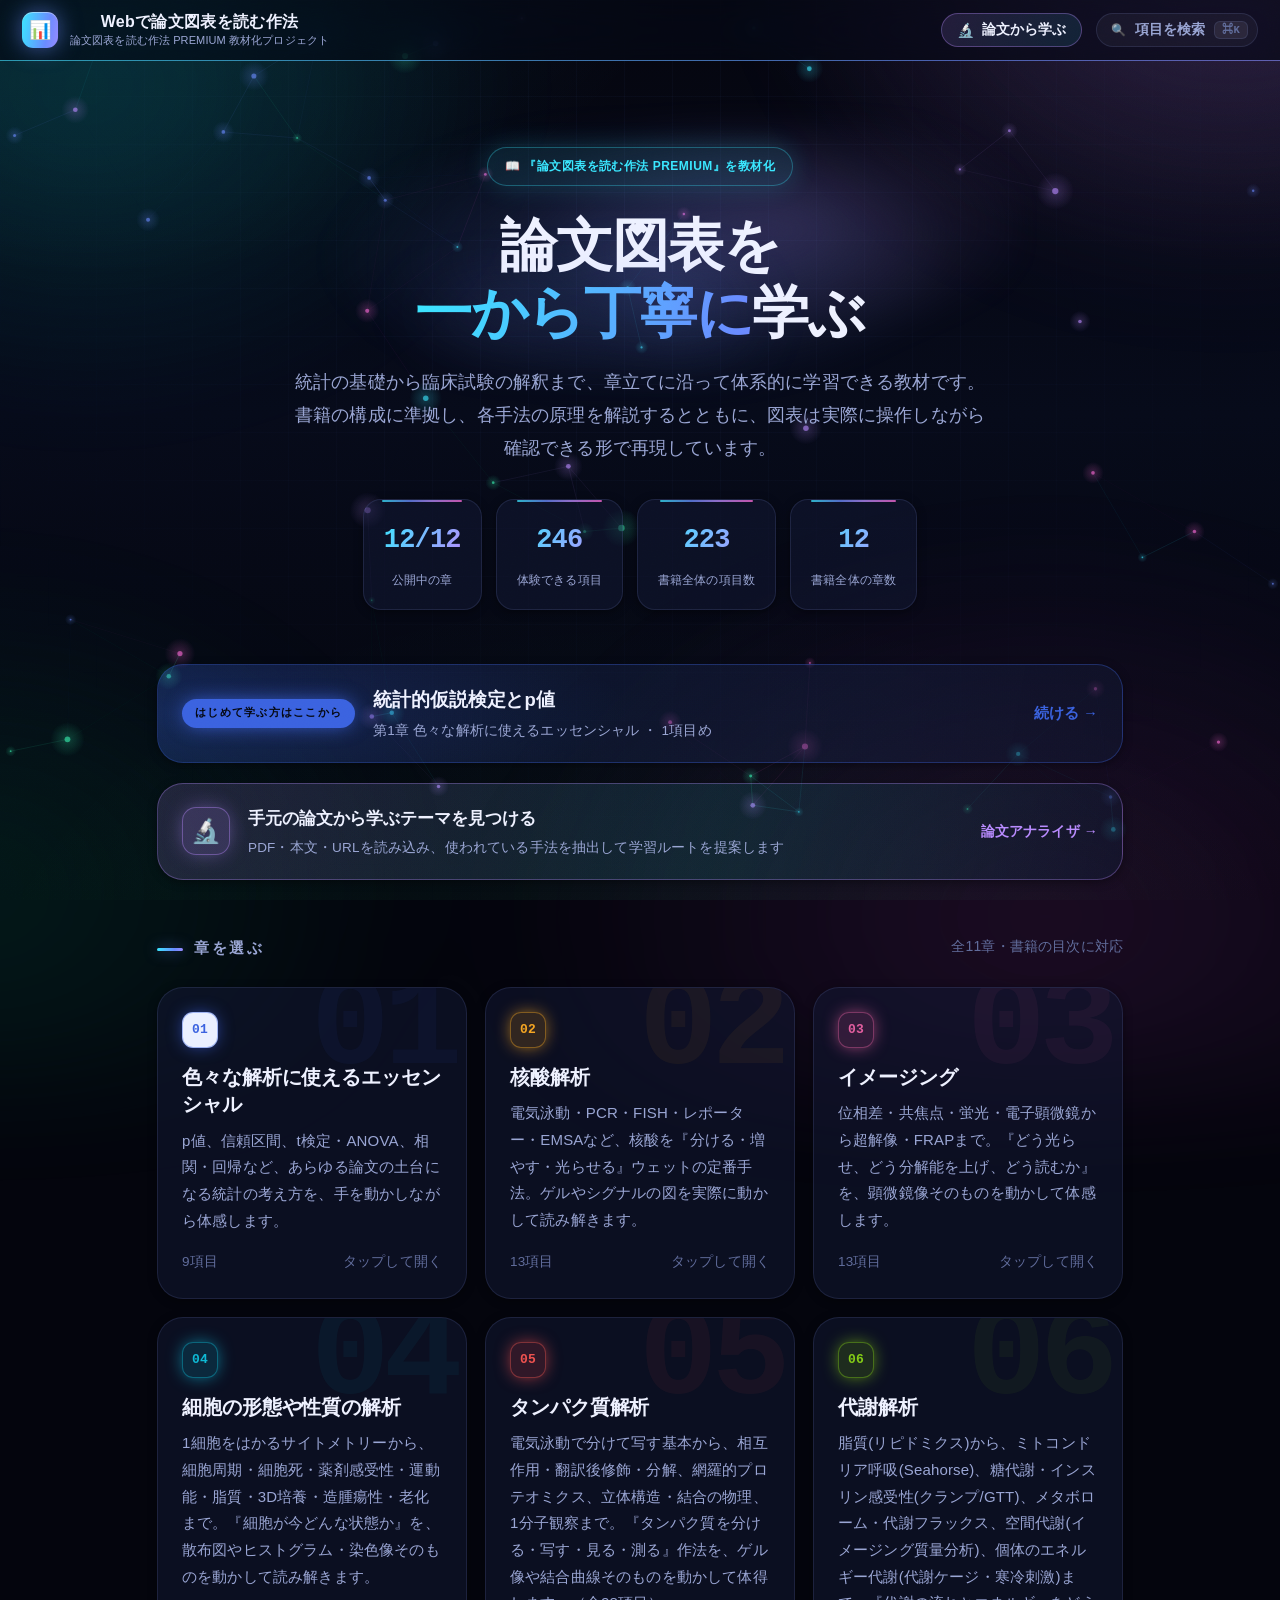
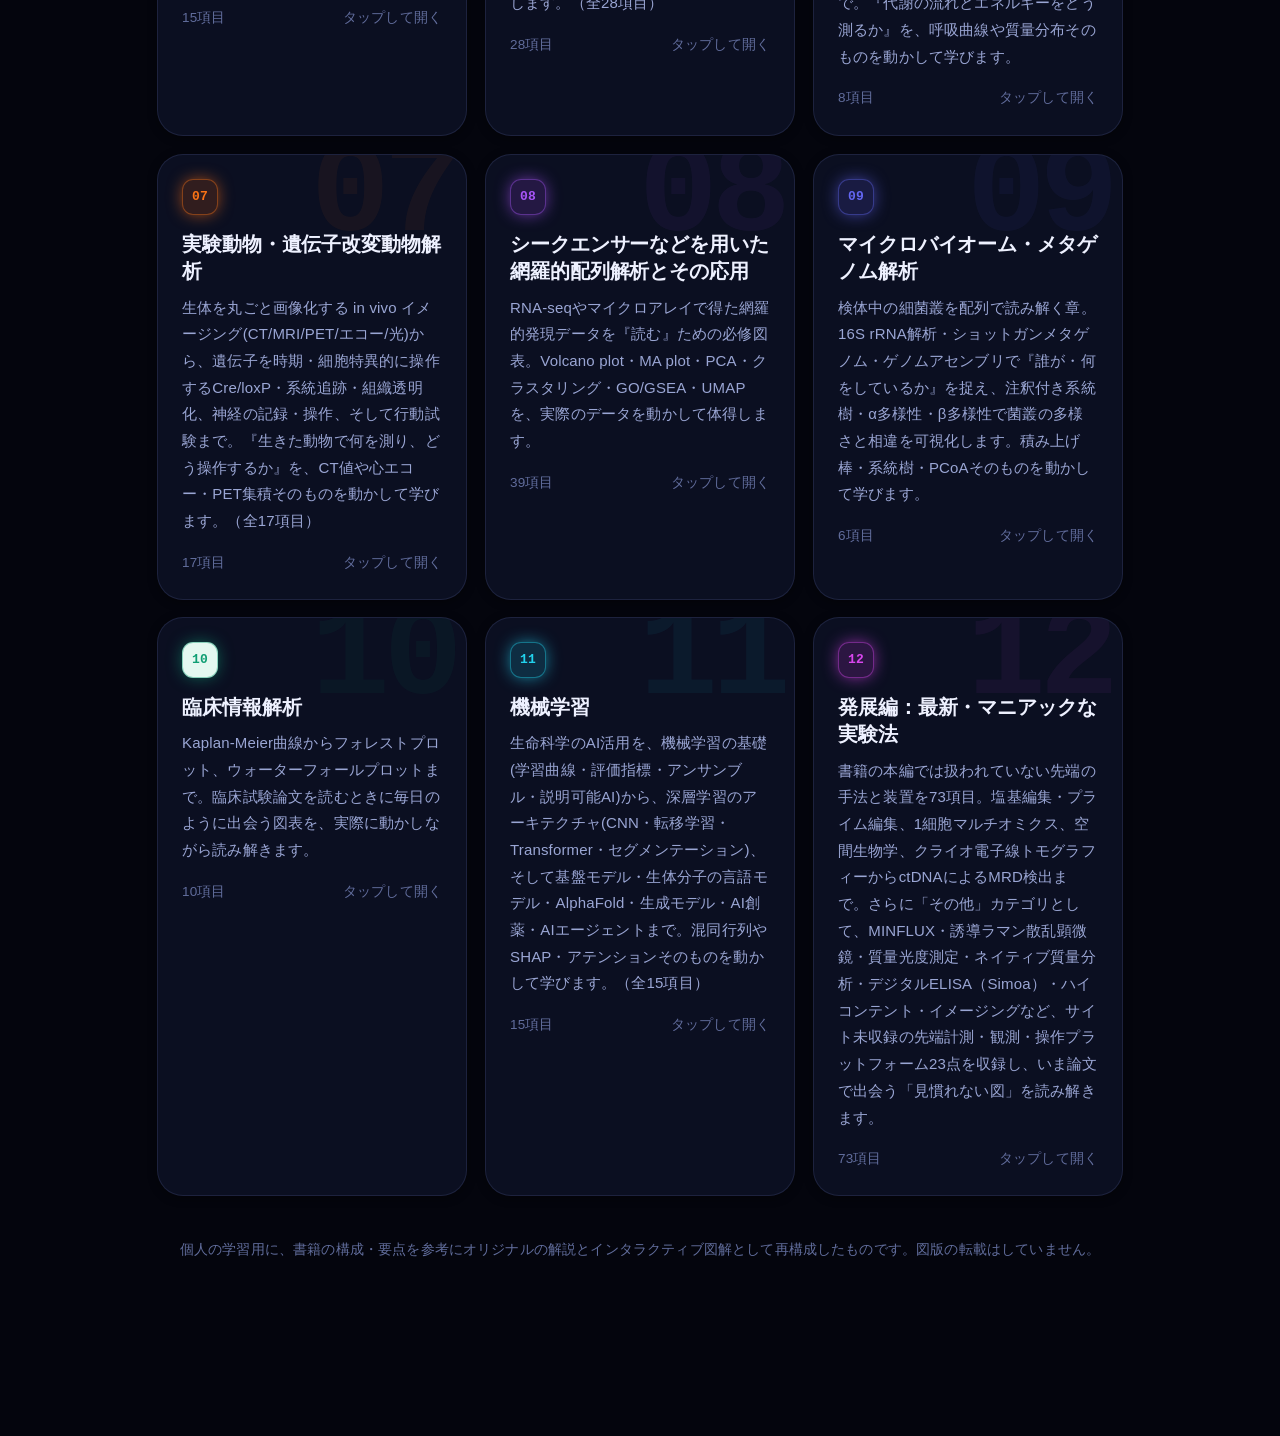
<file: gakushu/index.html>
<!doctype html>
<html lang="ja">
<head>
<meta charset="UTF-8" />
<meta name="viewport" content="width=device-width, initial-scale=1, viewport-fit=cover" />
<title>Webで論文図表を読む作法 | 論文図表を読む作法PREMIUMで学ぶ</title>
<meta name="description" content="『論文図表を読む作法PREMIUM』の構成にならい、統計・臨床データ解析の図表を触って学べるインタラクティブ学習サイト" />
<meta name="robots" content="noindex, nofollow, noarchive" />
<meta name="theme-color" content="#060912" />
<link rel="icon" href="data:image/svg+xml,%3Csvg xmlns='http://www.w3.org/2000/svg' viewBox='0 0 100 100'%3E%3Ctext y='.9em' font-size='90'%3E%F0%9F%93%8A%3C/text%3E%3C/svg%3E" />
<link rel="stylesheet" href="css/style.css" />
</head>
<body>
<div class="fx-aurora" aria-hidden="true"></div>
<canvas id="bg-canvas" aria-hidden="true"></canvas>
<div class="fx-grain" aria-hidden="true"></div>
<div class="app-shell">
  <header class="topbar">
    <button class="brand" onclick="location.hash='#/'">
      <span class="mark">📊</span>
      <span>Webで論文図表を読む作法<small>論文図表を読む作法 PREMIUM 教材化プロジェクト</small></span>
    </button>
    <div class="topbar-spacer"></div>
    <button class="analyze-btn" onclick="window.APP.openAnalyzer()" aria-label="論文から学ぶ">
      <span class="a-ico" aria-hidden="true">🔬</span>
      <span class="a-label">論文から学ぶ</span>
    </button>
    <button class="search-btn" onclick="window.APP.openSearch()" aria-label="項目を検索">
      <span class="s-ico" aria-hidden="true">🔍</span>
      <span class="s-label">項目を検索</span>
      <kbd class="s-kbd">⌘K</kbd>
    </button>
    <div class="progress-chip" id="topbarProgress"></div>
  </header>
  <main><div id="app"></div></main>
</div>

<script src="js/background.js"></script>
<script src="js/charts.js"></script>
<script src="data/index.js"></script>
<script src="data/ch01.js"></script>
<script src="data/ch02.js"></script>
<script src="data/ch03.js"></script>
<script src="data/ch04.js"></script>
<script src="data/ch05.js"></script>
<script src="data/ch06.js"></script>
<script src="data/ch07.js"></script>
<script src="data/ch08.js"></script>
<script src="data/ch09.js"></script>
<script src="data/ch10.js"></script>
<script src="data/ch11.js"></script>
<script src="data/ch12.js"></script>
<script src="data/ch12-p1.js"></script>
<script src="data/ch12-p2.js"></script>
<script src="data/ch12-p3.js"></script>
<script src="data/ch12-p4.js"></script>
<script src="data/ch12-p5.js"></script>
<script src="data/ch12-p6.js"></script>
<script src="data/explore.js"></script>
<script src="data/explore-ch12.js"></script>
<script src="data/explore-ch12b.js"></script>
<script src="data/deep-ch01.js"></script>
<script src="data/deep-ch02.js"></script>
<script src="data/deep-ch03.js"></script>
<script src="data/deep-ch04.js"></script>
<script src="data/deep-ch05.js"></script>
<script src="data/deep-ch05b.js"></script>
<script src="data/deep-ch06.js"></script>
<script src="data/deep-ch07.js"></script>
<script src="data/deep-ch08.js"></script>
<script src="data/deep-ch08b.js"></script>
<script src="data/deep-ch09.js"></script>
<script src="data/deep-ch10.js"></script>
<script src="data/deep-ch11.js"></script>
<script src="data/deep-ch12-1.js"></script>
<script src="data/deep-ch12-2.js"></script>
<script src="data/deep-ch12-3.js"></script>
<script src="data/deep-ch12-4.js"></script>
<script src="data/deep-ch12-5.js"></script>
<script src="data/deep-ch12-6.js"></script>
<script src="data/papers-ch01.js"></script>
<script src="data/papers-ch02.js"></script>
<script src="data/papers-ch03.js"></script>
<script src="data/papers-ch04.js"></script>
<script src="data/papers-ch05.js"></script>
<script src="data/papers-ch06.js"></script>
<script src="data/papers-ch07.js"></script>
<script src="data/papers-ch08a.js"></script>
<script src="data/papers-ch08b.js"></script>
<script src="data/papers-ch09.js"></script>
<script src="data/papers-ch10.js"></script>
<script src="data/papers-ch11.js"></script>
<script src="data/papers-ch12.js"></script>
<script src="data/papers-ch12c.js"></script>
<script src="data/protocols-ch01.js"></script>
<script src="data/protocols-ch02.js"></script>
<script src="data/protocols-ch03.js"></script>
<script src="data/protocols-ch04.js"></script>
<script src="data/protocols-ch05.js"></script>
<script src="data/protocols-ch06.js"></script>
<script src="data/protocols-ch07.js"></script>
<script src="data/protocols-ch08a.js"></script>
<script src="data/protocols-ch08b.js"></script>
<script src="data/protocols-ch09.js"></script>
<script src="data/protocols-ch10.js"></script>
<script src="data/protocols-ch11.js"></script>
<script src="data/protocols-ch12a.js"></script>
<script src="data/protocols-ch12b.js"></script>
<script src="data/protocols-ch12c.js"></script>
<script src="data/creed-ch01.js"></script>
<script src="data/creed-ch02.js"></script>
<script src="data/creed-ch03.js"></script>
<script src="data/creed-ch04.js"></script>
<script src="data/creed-ch05.js"></script>
<script src="data/creed-ch06.js"></script>
<script src="data/creed-ch07.js"></script>
<script src="data/creed-ch08a.js"></script>
<script src="data/creed-ch08b.js"></script>
<script src="data/creed-ch09.js"></script>
<script src="data/creed-ch10.js"></script>
<script src="data/creed-ch11.js"></script>
<script src="data/creed-ch12a.js"></script>
<script src="data/creed-ch12b.js"></script>
<script src="data/creed-ch12c.js"></script>
<script src="data/methods-syn-a.js"></script>
<script src="data/methods-syn-b.js"></script>
<script src="data/methods-syn-c.js"></script>
<script src="data/methods-syn-d.js"></script>
<script src="data/methods-syn-e.js"></script>
<script src="data/methods-syn-f.js"></script>
<script src="js/widgets-core.js"></script>
<script src="js/widgets-ch01.js"></script>
<script src="js/widgets-ch02.js"></script>
<script src="js/widgets-ch03.js"></script>
<script src="js/widgets-ch04.js"></script>
<script src="js/widgets-ch05.js"></script>
<script src="js/widgets-ch06.js"></script>
<script src="js/widgets-ch07.js"></script>
<script src="js/widgets-ch08.js"></script>
<script src="js/widgets-ch09.js"></script>
<script src="js/widgets-ch10.js"></script>
<script src="js/widgets-ch11.js"></script>
<script src="js/widgets-ch12-1.js"></script>
<script src="js/widgets-ch12-2.js"></script>
<script src="js/widgets-ch12-3.js"></script>
<script src="js/widgets-ch12-4.js"></script>
<script src="js/widgets-ch12-5.js"></script>
<script src="js/widgets-ch12-6.js"></script>
<script src="js/widgets-ch12-7.js"></script>
<script src="js/app.js"></script>
</body>
</html>
</file>
<file: gakushu/css/style.css>
/* ==========================================================================
   図表作法ドージョー — "NEON AURORA / EDITORIAL" design system
   Deep-space glassmorphism, drifting aurora mesh, film grain, luminous accents.
   HARD RULE: charts live on the bright white .widget-stage — never darken it.
   ========================================================================== */

@property --angle { syntax: "<angle>"; initial-value: 0deg; inherits: false; }

:root {
  /* --- base ------------------------------------------------------------- */
  --bg: #04050d;
  --bg-2: #080b1a;
  --text: #eef1ff;
  --text-muted: #9aa6d4;
  --text-faint: #616d9c;

  --surface: rgba(19, 25, 51, 0.55);
  --surface-2: rgba(28, 37, 74, 0.62);
  --surface-solid: #10152b;
  --border: rgba(150, 172, 255, 0.13);
  --border-strong: rgba(168, 188, 255, 0.34);

  /* --- neon aurora spectrum -------------------------------------------- */
  --cyan: #3ae7ff;
  --blue: #6a8bff;
  --violet: #b98bff;
  --magenta: #ff6ad9;
  --emerald: #38f2b0;
  --amber: #ffcf6b;
  --spectrum: linear-gradient(100deg, #3ae7ff 0%, #6a8bff 34%, #b98bff 62%, #ff6ad9 100%);
  --spectrum-2: linear-gradient(120deg, #3ae7ff, #b98bff);
  --spectrum-3: linear-gradient(130deg, #6a8bff, #ff6ad9);

  /* chapter accent hooks (referenced by app.js inline styles) */
  --ch1: #6a8bff;  --ch1-soft: rgba(106, 139, 255, 0.16);
  --ch10: #38f2b0; --ch10-soft: rgba(56, 242, 176, 0.16);
  --locked: #7f8bb8; --locked-soft: rgba(127, 139, 184, 0.14);

  --accent: #ffcf6b; --accent-soft: rgba(255, 207, 107, 0.11);
  --danger: #ff6b8a; --danger-soft: rgba(255, 107, 138, 0.12);
  --success: #38f2b0; --success-soft: rgba(56, 242, 176, 0.13);

  /* bright data panel where charts live — DO NOT DARKEN */
  --stage: #f7faff;

  --radius-s: 12px;
  --radius-m: 18px;
  --radius-l: 26px;
  --shadow-s: 0 2px 10px rgba(0, 0, 0, 0.4);
  --shadow-m: 0 20px 50px rgba(0, 0, 0, 0.55), 0 3px 10px rgba(0, 0, 0, 0.4);
  --shadow-l: 0 34px 90px rgba(0, 0, 0, 0.66);
  --font-jp: "Hiragino Sans", "Hiragino Kaku Gothic ProN", "Yu Gothic", "Noto Sans JP",
    -apple-system, BlinkMacSystemFont, "Segoe UI", sans-serif;
  --font-mono: ui-monospace, SFMono-Regular, "SF Mono", Menlo, Consolas, monospace;
}

* { box-sizing: border-box; }
html, body { height: 100%; }
html { scroll-behavior: smooth; }
body {
  margin: 0;
  font-family: var(--font-jp);
  background: var(--bg);
  color: var(--text);
  line-height: 1.78;
  -webkit-font-smoothing: antialiased;
  letter-spacing: 0.01em;
  overflow-x: hidden;
}

/* base radial glow + vertical gradient (static) */
body::before {
  content: "";
  position: fixed; inset: 0; z-index: -4; pointer-events: none;
  background:
    radial-gradient(1000px 640px at 8% -12%, rgba(58, 231, 255, 0.10), transparent 60%),
    radial-gradient(900px 560px at 98% -8%, rgba(185, 139, 255, 0.11), transparent 60%),
    radial-gradient(1100px 760px at 50% 118%, rgba(56, 242, 176, 0.07), transparent 62%),
    linear-gradient(180deg, #05060f 0%, #070b1a 46%, #04050c 100%);
}
/* faint blueprint grid, fading toward edges */
body::after {
  content: "";
  position: fixed; inset: 0; z-index: -1; pointer-events: none;
  background-image:
    linear-gradient(rgba(120, 150, 235, 0.045) 1px, transparent 1px),
    linear-gradient(90deg, rgba(120, 150, 235, 0.045) 1px, transparent 1px);
  background-size: 48px 48px;
  -webkit-mask: radial-gradient(circle at 50% 24%, #000 0%, rgba(0,0,0,0.4) 52%, transparent 80%);
  mask: radial-gradient(circle at 50% 24%, #000 0%, rgba(0,0,0,0.4) 52%, transparent 80%);
}
#bg-canvas { position: fixed; inset: 0; z-index: -2; pointer-events: none; }

/* drifting aurora mesh */
.fx-aurora {
  position: fixed; inset: -22%; z-index: -3; pointer-events: none;
  filter: blur(64px) saturate(150%);
  opacity: 0.62;
  background:
    radial-gradient(38% 40% at 20% 22%, rgba(58, 231, 255, 0.24), transparent 62%),
    radial-gradient(42% 44% at 82% 12%, rgba(185, 139, 255, 0.26), transparent 62%),
    radial-gradient(48% 48% at 72% 86%, rgba(255, 106, 217, 0.17), transparent 64%),
    radial-gradient(40% 42% at 14% 84%, rgba(56, 242, 176, 0.15), transparent 62%);
  animation: auroraDrift 26s ease-in-out infinite alternate;
}
@keyframes auroraDrift {
  0%   { transform: translate3d(-2%, -1%, 0) scale(1.05) rotate(0deg); }
  100% { transform: translate3d(3%, 2%, 0) scale(1.16) rotate(9deg); }
}
/* fine film grain over everything (imperceptible on white charts) */
.fx-grain {
  position: fixed; inset: 0; z-index: 70; pointer-events: none;
  opacity: 0.04; mix-blend-mode: soft-light;
  background-image: url("data:image/svg+xml,%3Csvg xmlns='http://www.w3.org/2000/svg' width='140' height='140'%3E%3Cfilter id='n'%3E%3CfeTurbulence type='fractalNoise' baseFrequency='0.85' numOctaves='2' stitchTiles='stitch'/%3E%3C/filter%3E%3Crect width='100%25' height='100%25' filter='url(%23n)'/%3E%3C/svg%3E");
}

h1, h2, h3, h4 { line-height: 1.4; margin: 0 0 .5em; font-weight: 800; letter-spacing: 0.004em; }
p { margin: 0 0 1em; }
a { color: inherit; }
button { font-family: inherit; }
svg text { font-family: var(--font-jp); }
::selection { background: rgba(58, 231, 255, 0.3); color: #fff; }

.app-shell { min-height: 100%; display: flex; flex-direction: column; position: relative; z-index: 1; }

/* ---------------- top bar ---------------- */
.topbar {
  position: sticky; top: 0; z-index: 40;
  display: flex; align-items: center; gap: 14px;
  padding: 12px 22px;
  background: rgba(6, 9, 20, 0.68);
  backdrop-filter: blur(18px) saturate(150%);
  -webkit-backdrop-filter: blur(18px) saturate(150%);
  border-bottom: 1px solid var(--border);
}
.topbar::after {
  content: ""; position: absolute; left: 0; right: 0; bottom: -1px; height: 1px;
  background: var(--spectrum); opacity: .6;
  background-size: 220% 100%; animation: spectrumShift 9s ease-in-out infinite;
}
.topbar .brand {
  display: flex; align-items: center; gap: 12px;
  font-weight: 800; font-size: 16px; letter-spacing: 0.02em;
  text-decoration: none; color: var(--text); cursor: pointer;
  border: none; background: none; padding: 0;
}
.brand .mark {
  position: relative; width: 36px; height: 36px; border-radius: 11px; display: grid; place-items: center;
  background: var(--spectrum); background-size: 200% 200%;
  color: #fff; font-size: 18px; overflow: hidden;
  box-shadow: 0 0 22px rgba(106, 139, 255, 0.55), inset 0 1px 0 rgba(255,255,255,0.4);
  animation: spectrumShift 8s ease-in-out infinite;
}
.brand .mark::after {
  content: ""; position: absolute; inset: 0;
  background: linear-gradient(115deg, transparent 40%, rgba(255,255,255,0.55) 50%, transparent 60%);
  transform: translateX(-120%); animation: sheen 4.5s ease-in-out 1.5s infinite;
}
.brand small { display: block; font-weight: 500; font-size: 11px; color: var(--text-muted); letter-spacing: 0.01em; }
.topbar-spacer { flex: 1; }
.topbar .progress-chip {
  display: flex; align-items: center; gap: 8px;
  font-size: 14px; font-weight: 600;
  background: rgba(58, 231, 255, 0.07); border: 1px solid rgba(58, 231, 255, 0.24);
  padding: 7px 15px; border-radius: 999px;
  color: var(--cyan);
  box-shadow: 0 0 22px rgba(58, 231, 255, 0.12), inset 0 0 12px rgba(58,231,255,0.05);
}
.progress-chip .ro-label { color: var(--text-muted); }
.progress-chip .ring { width: 18px; height: 18px; flex-shrink: 0; }

/* ---------------- layout ---------------- */
main { flex: 1; width: 100%; }
.wrap { max-width: 1010px; margin: 0 auto; padding: 40px 22px 120px; }
.wrap.wide { max-width: 1180px; }

.crumbs { display: flex; align-items: center; gap: 6px; font-size: 14.5px; color: var(--text-muted); margin-bottom: 20px; flex-wrap: wrap; }
.crumbs a, .crumbs .crumb-btn { color: var(--text-muted); text-decoration: none; border: none; background: none; font: inherit; cursor: pointer; padding: 0; transition: color .15s ease; }
.crumbs a:hover, .crumbs .crumb-btn:hover { color: var(--cyan); }
.crumbs .sep { color: var(--text-faint); }
.crumbs .current { color: var(--text); font-weight: 700; }

/* ---------------- hero ---------------- */
.hero { text-align: center; padding: 46px 10px 14px; position: relative; }
.hero::before {
  content: ""; position: absolute; left: 50%; top: 4%; width: min(760px, 92%); height: 340px;
  transform: translateX(-50%); z-index: -1; pointer-events: none;
  background: radial-gradient(60% 60% at 50% 40%, rgba(106,139,255,0.22), transparent 70%),
             radial-gradient(46% 50% at 70% 30%, rgba(185,139,255,0.18), transparent 72%);
  filter: blur(14px);
}
.hero .kicker {
  display: inline-flex; align-items: center; gap: 7px;
  font-size: 12px; font-weight: 700; color: var(--cyan);
  background: rgba(58, 231, 255, 0.09); border: 1px solid rgba(58, 231, 255, 0.3);
  padding: 8px 17px; border-radius: 999px; margin-bottom: 26px; letter-spacing: 0.04em;
  box-shadow: 0 0 26px rgba(58, 231, 255, 0.18);
  animation: floatIn .7s cubic-bezier(.2,.8,.2,1) both;
}
.hero h1 {
  font-size: clamp(29px, 5.4vw, 57px); line-height: 1.17; margin-bottom: 20px;
  letter-spacing: -0.022em; font-weight: 900;
  text-wrap: balance;
  animation: floatIn .7s cubic-bezier(.2,.8,.2,1) .06s both;
}
.hero h1 .accent {
  background: linear-gradient(100deg, #3ae7ff, #6a8bff 40%, #b98bff 72%, #ff6ad9 100%);
  background-size: 240% 240%;
  -webkit-background-clip: text; background-clip: text; color: transparent;
  animation: spectrumShift 7s ease-in-out infinite;
  filter: drop-shadow(0 0 34px rgba(106, 139, 255, 0.4));
}
.hero p.lead {
  max-width: 700px; margin: 0 auto 8px; color: var(--text-muted); font-size: 17.5px; line-height: 1.9;
  animation: floatIn .7s cubic-bezier(.2,.8,.2,1) .12s both;
}
.hero-stats { display: flex; gap: 14px; justify-content: center; margin: 34px 0 6px; flex-wrap: wrap; }
.hero-stats .stat {
  position: relative; text-align: center; min-width: 118px;
  background: var(--surface); border: 1px solid var(--border); border-radius: var(--radius-m);
  padding: 16px 20px; backdrop-filter: blur(10px); -webkit-backdrop-filter: blur(10px);
  box-shadow: var(--shadow-s); overflow: hidden;
  animation: floatIn .7s cubic-bezier(.2,.8,.2,1) both;
  transition: transform .22s ease, border-color .22s ease, box-shadow .22s ease;
}
.hero-stats .stat::before {
  content: ""; position: absolute; left: 16%; right: 16%; top: 0; height: 2px; border-radius: 2px;
  background: var(--spectrum); opacity: .75;
}
.hero-stats .stat:nth-child(1) { animation-delay: .16s; }
.hero-stats .stat:nth-child(2) { animation-delay: .22s; }
.hero-stats .stat:nth-child(3) { animation-delay: .28s; }
.hero-stats .stat:nth-child(4) { animation-delay: .34s; }
.hero-stats .stat:hover { transform: translateY(-4px); border-color: var(--border-strong); box-shadow: var(--shadow-m); }
.hero-stats .stat b {
  display: block; font-size: 27px; font-weight: 800; font-family: var(--font-mono); letter-spacing: -0.03em;
  background: var(--spectrum-2); -webkit-background-clip: text; background-clip: text; color: transparent;
}
.hero-stats .stat span { font-size: 11.5px; color: var(--text-muted); }

/* ---------------- section headers ---------------- */
.section-title { display: flex; align-items: baseline; justify-content: space-between; margin: 54px 0 20px; gap: 12px; }
.section-title h2 {
  font-size: 14.5px; text-transform: uppercase; letter-spacing: 0.18em; color: var(--text-muted);
  font-family: var(--font-mono); display: flex; align-items: center; gap: 11px;
}
.section-title h2::before {
  content: ""; width: 26px; height: 3px; border-radius: 3px; background: var(--spectrum);
  background-size: 200% 100%; animation: spectrumShift 6s ease-in-out infinite;
  box-shadow: 0 0 14px rgba(106,139,255,0.6);
}
.section-title .hint { font-size: 14px; color: var(--text-faint); }

/* ---------------- chapter grid/cards ---------------- */
.chapter-grid { display: grid; grid-template-columns: repeat(auto-fill, minmax(280px, 1fr)); gap: 18px; }
.chapter-card {
  position: relative; display: block; text-align: left; text-decoration: none; color: inherit;
  background: var(--surface); border: 1px solid var(--border); border-radius: var(--radius-l);
  padding: 24px; cursor: pointer; box-shadow: var(--shadow-s);
  backdrop-filter: blur(12px); -webkit-backdrop-filter: blur(12px);
  transition: transform .24s cubic-bezier(.2,.8,.2,1), box-shadow .24s ease, border-color .24s ease;
  overflow: hidden;
  animation: cardIn .6s cubic-bezier(.2,.8,.2,1) both;
}
/* rotating accent border (masked ring) — appears on hover */
.chapter-card::before {
  content: ""; position: absolute; inset: 0; border-radius: inherit; padding: 1.4px;
  background: conic-gradient(from var(--angle),
    transparent 0%, var(--accent-color, var(--cyan)) 14%, transparent 32%,
    transparent 64%, var(--accent-color, var(--cyan)) 82%, transparent 100%);
  -webkit-mask: linear-gradient(#000 0 0) content-box, linear-gradient(#000 0 0);
  -webkit-mask-composite: xor; mask-composite: exclude;
  opacity: 0; transition: opacity .35s ease; pointer-events: none;
}
/* giant ghost chapter number */
.chapter-card::after {
  content: attr(data-no); position: absolute; right: 10px; top: -26px;
  font: 800 132px/1 var(--font-mono); letter-spacing: -0.05em;
  color: var(--accent-color, var(--locked)); opacity: 0.055; pointer-events: none;
}
.chapter-card:not(.locked):hover {
  transform: translateY(-6px) scale(1.014);
  box-shadow: 0 32px 60px -22px color-mix(in srgb, var(--accent-color, var(--cyan)) 55%, transparent), var(--shadow-m);
  border-color: transparent;
}
.chapter-card:not(.locked):hover::before { opacity: 1; animation: spinBorder 3.4s linear infinite; }
.chapter-card:not(.locked):hover::after { opacity: 0.11; }
.chapter-card.locked { cursor: pointer; color: var(--text-faint); }
.chapter-card .ch-no {
  position: relative; display: inline-flex; align-items: center; justify-content: center;
  width: 36px; height: 36px; border-radius: 11px; font-weight: 800; font-size: 13px;
  font-family: var(--font-mono);
  background: var(--accent-soft-color, var(--locked-soft)); color: var(--accent-color, var(--locked));
  border: 1px solid color-mix(in srgb, var(--accent-color, var(--locked)) 42%, transparent);
  box-shadow: 0 0 18px -4px var(--accent-color, transparent);
  margin-bottom: 16px;
}
.chapter-card h3 { position: relative; font-size: 19.5px; margin-bottom: 9px; letter-spacing: -0.005em; }
.chapter-card p { position: relative; font-size: 15px; color: var(--text-muted); margin-bottom: 16px; min-height: 40px; line-height: 1.78; }
.chapter-card.locked p { color: var(--text-faint); }
.chapter-card .meta-row { position: relative; display: flex; align-items: center; justify-content: space-between; font-size: 13.5px; color: var(--text-faint); }
.chapter-card .soon-badge {
  font-size: 10.5px; font-weight: 700; padding: 3px 11px; border-radius: 999px;
  background: var(--locked-soft); color: var(--locked); border: 1px solid rgba(127,139,184,0.32);
  letter-spacing: 0.04em;
}
.chapter-card .mini-progress { position: relative; height: 5px; border-radius: 3px; background: rgba(255,255,255,0.06); overflow: hidden; margin-top: 13px; }
.chapter-card .mini-progress > i {
  display: block; height: 100%; border-radius: 3px;
  background: linear-gradient(90deg, color-mix(in srgb, var(--accent-color, var(--cyan)) 55%, #fff 0%), var(--accent-color, var(--cyan)));
  box-shadow: 0 0 12px var(--accent-color, var(--cyan));
}

/* ---------------- chapter detail ---------------- */
.chapter-header {
  border-radius: var(--radius-l); padding: 34px 34px; margin-bottom: 30px; color: #fff;
  position: relative; overflow: hidden;
  box-shadow: var(--shadow-m);
}
.chapter-header::before {
  content: ""; position: absolute; inset: 0; opacity: .5;
  background-image:
    linear-gradient(rgba(255,255,255,0.13) 1px, transparent 1px),
    linear-gradient(90deg, rgba(255,255,255,0.13) 1px, transparent 1px);
  background-size: 32px 32px;
  -webkit-mask: radial-gradient(circle at 88% 12%, #000, transparent 62%);
  mask: radial-gradient(circle at 88% 12%, #000, transparent 62%);
}
.chapter-header::after {
  content: ""; position: absolute; right: -60px; top: -60px; width: 260px; height: 260px; border-radius: 50%;
  background: radial-gradient(circle, rgba(255,255,255,0.28), transparent 68%); pointer-events: none;
}
.chapter-header > * { position: relative; }
/* giant ghost number, matching the chapter cards */
.chapter-header .ch-ghost {
  position: absolute; right: 16px; bottom: -42px; z-index: 0;
  font: 800 168px/1 var(--font-mono); letter-spacing: -0.06em;
  color: #fff; opacity: 0.13; pointer-events: none;
  text-shadow: 0 6px 40px rgba(0,0,0,0.25);
}
.chapter-header .ch-tag { font-size: 13px; opacity: .92; font-weight: 700; letter-spacing: .14em; text-transform: uppercase; font-family: var(--font-mono); }
.chapter-header h1 { font-size: 34px; margin: 8px 0 12px; color: #fff; letter-spacing: -0.01em; text-shadow: 0 2px 20px rgba(0,0,0,0.25); }
.chapter-header p { color: rgba(255,255,255,0.94); max-width: 700px; font-size: 16.5px; line-height: 1.86; margin-bottom: 16px; }
.chapter-header .editor { font-size: 14px; color: rgba(255,255,255,0.8); }
.chapter-header .progress-track { height: 8px; border-radius: 5px; background: rgba(255,255,255,0.28); max-width: 340px; overflow: hidden; }
.chapter-header .progress-track > i { display: block; height: 100%; background: #fff; border-radius: 5px; box-shadow: 0 0 14px rgba(255,255,255,0.8); }

.group-title {
  display: flex; align-items: center; gap: 12px; margin: 32px 2px 13px;
  font-family: var(--font-mono); font-size: 13px; letter-spacing: 0.16em; text-transform: uppercase; color: var(--text-muted);
}
.group-title::before { content: ""; width: 18px; height: 3px; border-radius: 2px; background: var(--spectrum); flex-shrink: 0; box-shadow: 0 0 12px rgba(106,139,255,0.55); }
.group-title span { flex-shrink: 0; }
.group-title::after { content: ""; flex: 1; height: 1px; background: linear-gradient(90deg, var(--border), transparent); }

.topic-list { display: flex; flex-direction: column; gap: 10px; }
.topic-row.is-planned { cursor: default; opacity: 0.62; }
.topic-row.is-planned:hover { transform: none; border-color: var(--border); box-shadow: none; background: var(--surface); }
.topic-row.is-planned .t-title { color: var(--text-muted); font-weight: 600; }
.topic-row {
  position: relative; display: flex; align-items: center; gap: 14px;
  background: var(--surface); border: 1px solid var(--border); border-radius: var(--radius-m);
  padding: 15px 18px; cursor: pointer; text-decoration: none; color: inherit;
  backdrop-filter: blur(9px); -webkit-backdrop-filter: blur(9px);
  transition: border-color .16s ease, transform .16s ease, box-shadow .16s ease, background .16s ease;
  overflow: hidden;
}
.topic-row::before {
  content: ""; position: absolute; left: 0; top: 0; bottom: 0; width: 3px;
  background: var(--chip-color, var(--locked)); opacity: 0; transition: opacity .16s ease;
  box-shadow: 0 0 14px var(--chip-color, transparent);
}
.topic-row:hover { border-color: var(--border-strong); box-shadow: var(--shadow-s); transform: translateX(4px); background: var(--surface-2); }
.topic-row:hover::before { opacity: 1; }
.topic-row .t-no {
  flex-shrink: 0; width: 38px; height: 38px; border-radius: 11px; display: grid; place-items: center;
  font-weight: 800; font-size: 13px; font-family: var(--font-mono);
  background: var(--chip-soft, var(--locked-soft)); color: var(--chip-color, var(--locked));
  border: 1px solid color-mix(in srgb, var(--chip-color, var(--locked)) 36%, transparent);
}
.topic-row .t-body { flex: 1; min-width: 0; display: flex; flex-direction: column; gap: 2px; }
.topic-row .t-title { font-weight: 700; font-size: 16.5px; }
.topic-row .t-sub { font-size: 13.5px; color: var(--text-muted); font-family: var(--font-mono); }
.topic-row .t-done {
  flex-shrink: 0; width: 26px; height: 26px; border-radius: 999px; display: grid; place-items: center;
  border: 1.5px solid var(--border-strong); color: transparent; font-size: 13px;
}
.topic-row .t-done.on { background: var(--success); border-color: var(--success); color: #04140d; box-shadow: 0 0 16px rgba(56,242,176,0.55); }
.topic-row .t-arrow { color: var(--text-faint); font-size: 16px; transition: transform .16s ease, color .16s ease; }
.topic-row:hover .t-arrow { color: var(--cyan); transform: translateX(4px); }

/* ---------------- topic detail ---------------- */
.topic-hero { margin-bottom: 30px; }
.topic-hero .t-kicker { display: flex; align-items: center; gap: 10px; margin-bottom: 13px; flex-wrap: wrap; }
.topic-hero .t-badge { font-size: 13px; font-weight: 800; padding: 5px 13px; border-radius: 999px; font-family: var(--font-mono); }
.topic-hero .t-aka { font-size: 14px; color: var(--text-muted); }
.topic-hero h1 { font-size: clamp(27px, 4.3vw, 36px); margin-bottom: 9px; letter-spacing: -0.015em; }
.topic-hero .t-en { font-family: var(--font-mono); color: var(--cyan); font-size: 15px; opacity: .85; }
.topic-hero .t-one-liner {
  position: relative; margin-top: 18px; font-size: 17.5px; color: var(--text); line-height: 1.84;
  background: linear-gradient(120deg, rgba(58,231,255,0.06), rgba(185,139,255,0.06));
  border: 1px solid var(--border); border-left: 3px solid var(--cyan);
  border-radius: var(--radius-m); padding: 16px 20px;
  box-shadow: inset 0 0 40px rgba(58,231,255,0.04);
}

/* トピック冒頭の代表画像。生成画像は 1400x788 の暗色イラストで、
   ダークUIに馴染むよう縁を淡く落として章カラーのグローで縁取る。 */
.topic-img {
  margin: 0 0 26px; border-radius: var(--radius-m); overflow: hidden;
  border: 1px solid var(--border);
  box-shadow: var(--shadow-s), 0 0 0 1px rgba(255,255,255,0.02) inset;
  position: relative; line-height: 0;
  background: linear-gradient(180deg, rgba(255,255,255,0.03), rgba(255,255,255,0));
}
.topic-img::after {
  content: ""; position: absolute; inset: 0; pointer-events: none;
  border-radius: inherit;
  box-shadow: inset 0 0 60px -18px var(--accent-color, var(--cyan));
  opacity: .55;
}
.topic-img img {
  display: block; width: 100%; height: auto; aspect-ratio: 1400 / 788;
  object-fit: cover;
}
@media (max-width: 640px) { .topic-img { margin-bottom: 20px; border-radius: var(--radius-s); } }

.card {
  background: var(--surface); border: 1px solid var(--border); border-radius: var(--radius-m);
  padding: 25px 27px; margin-bottom: 18px; box-shadow: var(--shadow-s);
  backdrop-filter: blur(11px); -webkit-backdrop-filter: blur(11px);
}
.card h2 { font-size: 19px; display: flex; align-items: center; gap: 9px; margin-bottom: 16px; }
.card h2 .ico { font-size: 19px; }
.card p { font-size: 16.5px; line-height: 1.92; }
.card ul, .card ol { margin: 0 0 1em; padding-left: 1.3em; }
.card li { margin-bottom: 10px; font-size: 16.5px; line-height: 1.88; }
.card li::marker { color: var(--cyan); }
.card li:last-child { margin-bottom: 0; }
.card .callout {
  border-radius: var(--radius-s); padding: 14px 16px; font-size: 15.5px; line-height: 1.82; margin-top: 12px;
  background: var(--accent-soft); border: 1px solid rgba(255,207,107,0.32); color: #f6d38f;
}
.card .callout.danger { background: var(--danger-soft); border-color: rgba(255,107,138,0.34); color: #ffa9ba; }
.card .callout.tip { background: var(--ch10-soft); border-color: rgba(56,242,176,0.34); color: #86f5cf; }

.card.caution { background: rgba(255, 107, 138, 0.06); border-color: rgba(255,107,138,0.26); }
.card.caution h2 { color: #ffa9ba; }
.card.caution li::marker { color: var(--danger); }

/* ---------------- widget box (lab module) ---------------- */
.widget-box {
  background: linear-gradient(180deg, rgba(28,37,74,0.5), rgba(15,20,42,0.5));
  border: 1px solid var(--border-strong); border-radius: var(--radius-l);
  padding: 24px; margin-bottom: 18px; position: relative; overflow: hidden;
  box-shadow: var(--shadow-m);
}
.widget-box::before {
  content: ""; position: absolute; left: 0; right: 0; top: 0; height: 2px;
  background: var(--spectrum); background-size: 220% 100%; opacity: .95;
  animation: spectrumShift 7s ease-in-out infinite;
}
.widget-box .w-head { display: flex; align-items: center; justify-content: space-between; gap: 10px; margin-bottom: 16px; flex-wrap: wrap; }
.widget-box .w-head h2 { margin: 0; font-size: 18px; display: flex; align-items: center; gap: 8px; }
.widget-box .w-controls { display: flex; gap: 10px; flex-wrap: wrap; align-items: center; }
/* bright data panel — charts render here. keep it luminous & white. */
.widget-stage {
  background: var(--stage); border-radius: var(--radius-s);
  border: 1px solid rgba(255,255,255,0.16); padding: 14px;
  box-shadow: 0 0 0 1px rgba(106,139,255,0.2), 0 16px 46px rgba(0,0,0,0.55), inset 0 1px 0 #fff;
}
.widget-readout { display: flex; gap: 12px; flex-wrap: wrap; margin-top: 15px; }
.widget-readout .ro {
  background: rgba(255,255,255,0.03); border: 1px solid var(--border); border-radius: var(--radius-s);
  padding: 10px 16px; font-size: 13.5px; color: var(--text-muted); min-width: 100px;
}
.widget-readout .ro b {
  display: block; font-size: 21px; font-family: var(--font-mono); margin-top: 2px; letter-spacing: -0.01em;
  background: var(--spectrum-2); -webkit-background-clip: text; background-clip: text; color: transparent;
}
.widget-note { font-size: 14.5px; color: var(--text-muted); margin-top: 13px; line-height: 1.8; }
.widget-note code { background: rgba(106,139,255,0.18); padding: 1px 6px; border-radius: 4px; font-size: 13px; color: #d3ddff; }

/* ---- guided "try it" flow: ①操作 ②観察 ③やってみよう ---- */
.widget-box .w-head .w-tag {
  font-family: var(--font-mono); font-size: 11px; font-weight: 800; letter-spacing: 0.16em;
  padding: 5px 12px; border-radius: 999px; color: #050810;
  background: var(--spectrum-2); box-shadow: 0 0 18px rgba(106,139,255,0.35);
}
.try-step {
  display: inline-flex; align-items: center; gap: 6px; margin-bottom: 11px;
  font-family: var(--font-mono); font-size: 12.5px; font-weight: 800; letter-spacing: 0.08em;
  padding: 5px 12px; border-radius: 999px;
  color: var(--chip-color, var(--cyan));
  background: var(--chip-soft, rgba(58,231,255,0.12));
  border: 1px solid color-mix(in srgb, var(--chip-color, var(--cyan)) 38%, transparent);
}
.try-guide {
  margin-bottom: 16px; padding: 15px 17px; border-radius: var(--radius-s);
  background: linear-gradient(120deg, rgba(58,231,255,0.07), rgba(185,139,255,0.05));
  border: 1px solid var(--border); border-left: 3px solid var(--chip-color, var(--cyan));
}
.try-guide p { margin: 0; font-size: 16px; color: var(--text); line-height: 1.86; }
.try-guide .try-step { margin-bottom: 8px; }
.widget-box .widget-mount { margin-bottom: 4px; }
.try-read {
  display: grid; grid-template-columns: 1.15fr 1fr; gap: 14px; margin-top: 18px;
  padding-top: 18px; border-top: 1px dashed var(--border);
}
.try-watch, .try-challenge {
  padding: 15px 17px; border-radius: var(--radius-s);
  background: rgba(255,255,255,0.025); border: 1px solid var(--border);
}
.try-watch ul { margin: 0; padding: 0; list-style: none; display: flex; flex-direction: column; gap: 11px; }
.try-watch li {
  position: relative; padding-left: 25px; font-size: 15.5px; color: var(--text); line-height: 1.8;
}
.try-watch li::before {
  content: "🔎"; position: absolute; left: 0; top: 2px; font-size: 14px;
}
.try-challenge {
  background: linear-gradient(140deg, color-mix(in srgb, var(--chip-color, var(--cyan)) 12%, transparent), rgba(255,255,255,0.02));
  border-color: color-mix(in srgb, var(--chip-color, var(--cyan)) 26%, transparent);
}
.try-challenge p { margin: 0; font-size: 16px; color: var(--text); line-height: 1.84; font-weight: 500; }
@media (max-width: 720px) { .try-read { grid-template-columns: 1fr; } }

/* ---------------- deep dive: 歴史と原理 ---------------- */
.deep-card {
  position: relative; overflow: hidden;
  background: linear-gradient(165deg, rgba(24,20,52,0.62), rgba(12,14,32,0.62));
  border: 1px solid var(--border-strong); border-radius: var(--radius-l);
  padding: 26px 27px; margin-bottom: 18px; box-shadow: var(--shadow-m);
  backdrop-filter: blur(11px); -webkit-backdrop-filter: blur(11px);
}
.deep-card::before {
  content: ""; position: absolute; left: 0; right: 0; top: 0; height: 2px;
  background: var(--spectrum-3); opacity: .9;
}
.deep-card::after {
  content: "HISTORY"; position: absolute; right: -12px; bottom: -18px;
  font-family: var(--font-mono); font-size: 62px; font-weight: 800; letter-spacing: -0.04em;
  color: var(--chip-color, var(--violet)); opacity: 0.05; pointer-events: none; line-height: 1;
}
.deep-head { display: flex; align-items: center; justify-content: space-between; gap: 10px; flex-wrap: wrap; margin-bottom: 18px; }
.deep-head h2 { margin: 0; font-size: 18.5px; display: flex; align-items: center; gap: 9px; }
.deep-era {
  font-family: var(--font-mono); font-size: 12px; font-weight: 800; letter-spacing: 0.12em;
  padding: 5px 13px; border-radius: 999px; color: #050810;
  background: var(--spectrum-3); box-shadow: 0 0 18px rgba(185,139,255,0.32);
}
.deep-origin {
  font-size: 16px; line-height: 1.9; margin: 0 0 22px; color: var(--text);
  padding: 16px 18px; border-radius: var(--radius-s);
  background: linear-gradient(120deg, rgba(185,139,255,0.09), rgba(255,106,217,0.05));
  border: 1px solid var(--border); border-left: 3px solid var(--chip-color, var(--violet));
}
/* --- timeline --- */
.deep-sub {
  display: inline-flex; align-items: center; gap: 6px; margin-bottom: 14px;
  font-family: var(--font-mono); font-size: 12.5px; font-weight: 800; letter-spacing: 0.1em;
  padding: 4px 12px; border-radius: 999px;
  color: var(--chip-color, var(--violet));
  background: var(--chip-soft, rgba(185,139,255,0.13));
  border: 1px solid color-mix(in srgb, var(--chip-color, var(--violet)) 34%, transparent);
}
.deep-timeline { position: relative; margin: 0 0 22px; padding: 0 0 0 4px; list-style: none; }
.deep-timeline::before {
  content: ""; position: absolute; left: 8px; top: 8px; bottom: 8px; width: 2px;
  background: linear-gradient(180deg, var(--chip-color, var(--violet)), transparent);
  opacity: .45; border-radius: 2px;
}
.deep-tl { position: relative; padding: 0 0 15px 30px; }
.deep-tl:last-child { padding-bottom: 0; }
.deep-tl::before {
  content: ""; position: absolute; left: 3px; top: 7px; width: 12px; height: 12px; border-radius: 50%;
  background: var(--chip-color, var(--violet)); box-shadow: 0 0 0 3px rgba(5,8,16,0.9), 0 0 14px var(--chip-color, var(--violet));
}
.deep-tl .yr {
  font-family: var(--font-mono); font-size: 14px; font-weight: 800; letter-spacing: 0.02em;
  color: var(--chip-color, var(--violet)); margin-right: 10px;
}
.deep-tl .who { font-size: 13.5px; color: var(--text-muted); }
.deep-tl p { margin: 4px 0 0; font-size: 15.5px; line-height: 1.84; color: var(--text); }
/* --- principle --- */
.deep-principle { margin-bottom: 22px; }
.deep-principle p { margin: 0 0 13px; font-size: 16.5px; line-height: 1.92; }
.deep-principle p:last-child { margin-bottom: 0; }
.deep-formula {
  margin: 14px 0 0; padding: 16px 18px; border-radius: var(--radius-s);
  background: rgba(5,8,20,0.62); border: 1px solid color-mix(in srgb, var(--chip-color, var(--violet)) 30%, transparent);
  box-shadow: inset 0 0 30px rgba(58,231,255,0.05);
}
.deep-formula .fx {
  font-family: var(--font-mono); font-size: 17px; font-weight: 700; line-height: 1.74;
  color: #dbe6ff; overflow-x: auto; white-space: pre-wrap; word-break: break-word;
}
.deep-formula .lg {
  margin: 10px 0 0; font-size: 14px; line-height: 1.82; color: var(--text-muted);
  padding-top: 10px; border-top: 1px dashed var(--border);
}
/* --- insight --- */
.deep-insight {
  padding: 15px 17px; border-radius: var(--radius-s);
  background: linear-gradient(140deg, rgba(56,242,176,0.10), rgba(255,255,255,0.02));
  border: 1px solid rgba(56,242,176,0.28);
}
.deep-insight p { margin: 0; font-size: 16px; line-height: 1.9; color: #b9f7e0; }
.deep-insight .deep-sub { color: var(--emerald); background: rgba(56,242,176,0.13); border-color: rgba(56,242,176,0.34); }
@media (max-width: 720px) {
  .deep-card { padding: 22px 19px; }
  .deep-card::after { font-size: 46px; }
}

/* ---------------- controls ---------------- */
.field { display: flex; flex-direction: column; gap: 7px; font-size: 14px; color: var(--text-muted); min-width: 170px; }
.field .val { font-family: var(--font-mono); color: var(--cyan); font-weight: 700; }
input[type="range"] { -webkit-appearance: none; appearance: none; width: 100%; height: 5px; border-radius: 3px; background: rgba(150,172,255,0.22); outline: none; }
input[type="range"]::-webkit-slider-thumb {
  -webkit-appearance: none; width: 18px; height: 18px; border-radius: 50%;
  background: radial-gradient(circle at 35% 30%, #eafcff, var(--cyan)); border: 2px solid #070c19;
  box-shadow: 0 0 0 1px var(--cyan), 0 0 16px rgba(58,231,255,0.7); cursor: pointer;
  transition: transform .12s ease;
}
input[type="range"]::-webkit-slider-thumb:hover { transform: scale(1.15); }
input[type="range"]::-moz-range-thumb { width: 18px; height: 18px; border-radius: 50%; background: radial-gradient(circle at 35% 30%, #eafcff, var(--cyan)); border: 2px solid #070c19; box-shadow: 0 0 0 1px var(--cyan), 0 0 16px rgba(58,231,255,0.7); cursor: pointer; }

.btn {
  display: inline-flex; align-items: center; gap: 6px; border: 1px solid var(--border-strong);
  background: rgba(255,255,255,0.04); color: var(--text); font-size: 14px; font-weight: 700;
  padding: 9px 17px; border-radius: 999px; cursor: pointer; transition: all .16s ease;
}
.btn:hover { border-color: var(--cyan); color: var(--cyan); box-shadow: 0 0 18px rgba(58,231,255,0.28); }
.btn.primary { background: var(--spectrum-2); color: #050810; border-color: transparent; box-shadow: 0 0 24px rgba(106,139,255,0.45); }
.btn.primary:hover { filter: brightness(1.08); color: #050810; }
.btn:disabled { opacity: .4; cursor: not-allowed; }

.seg { display: inline-flex; background: rgba(255,255,255,0.05); padding: 3px; border-radius: 999px; gap: 2px; border: 1px solid var(--border); }
.seg button {
  border: none; background: none; padding: 8px 16px; border-radius: 999px; font-size: 14px; font-weight: 700;
  color: var(--text-muted); cursor: pointer; transition: all .15s ease;
}
.seg button:hover { color: var(--text); }
.seg button.active {
  background: linear-gradient(120deg, rgba(58,231,255,0.24), rgba(185,139,255,0.24)); color: #eafcff;
  box-shadow: inset 0 0 0 1px rgba(106,139,255,0.45), 0 0 16px rgba(106,139,255,0.22);
}

/* ---------------- quiz ---------------- */
.quiz-card {
  background: linear-gradient(160deg, rgba(58,231,255,0.05), rgba(185,139,255,0.05)), var(--surface);
  border: 1px solid var(--border); border-radius: var(--radius-m); padding: 25px 27px; margin-bottom: 18px;
  backdrop-filter: blur(11px); -webkit-backdrop-filter: blur(11px);
}
.quiz-card .q-kicker { font-size: 13.5px; font-weight: 800; color: var(--cyan); margin-bottom: 11px; display: flex; align-items: center; gap: 6px; letter-spacing: 0.02em; }
.quiz-card .q-text { font-size: 18px; font-weight: 700; margin-bottom: 18px; line-height: 1.72; }
.quiz-choices { display: flex; flex-direction: column; gap: 10px; }
.quiz-choice {
  text-align: left; padding: 14px 17px; border-radius: var(--radius-s); border: 1.5px solid var(--border);
  background: rgba(255,255,255,0.03); cursor: pointer; font-size: 16px; line-height: 1.74; color: var(--text); font-family: inherit;
  transition: all .15s ease;
}
.quiz-choice:hover { border-color: var(--cyan); background: rgba(58,231,255,0.07); transform: translateX(2px); }
.quiz-choice.correct { border-color: var(--success); background: var(--success-soft); font-weight: 700; box-shadow: 0 0 20px rgba(56,242,176,0.24); }
.quiz-choice.wrong { border-color: var(--danger); background: var(--danger-soft); }
.quiz-choice[disabled] { cursor: default; }
.quiz-explain { margin-top: 15px; padding: 15px 17px; border-radius: var(--radius-s); background: rgba(106,139,255,0.1); border: 1px solid rgba(106,139,255,0.24); font-size: 15.5px; display: none; line-height: 1.88; }
.quiz-explain.show { display: block; animation: floatIn .3s ease both; }
.quiz-progress { display: flex; gap: 5px; margin-bottom: 15px; }
.quiz-progress i { width: 26px; height: 5px; border-radius: 3px; background: rgba(255,255,255,0.08); display: block; transition: background .2s ease; }
.quiz-progress i.done { background: var(--spectrum-2); box-shadow: 0 0 12px rgba(106,139,255,0.55); }

/* ---------------- topic footer nav ---------------- */
.topic-nav { display: flex; justify-content: space-between; gap: 12px; margin-top: 34px; }
.nav-card {
  flex: 1; max-width: 320px; display: flex; flex-direction: column; gap: 4px; padding: 16px 20px;
  border: 1px solid var(--border); border-radius: var(--radius-m); text-decoration: none; color: inherit;
  background: var(--surface); backdrop-filter: blur(9px); -webkit-backdrop-filter: blur(9px);
  transition: border-color .15s ease, transform .15s ease, box-shadow .15s ease;
}
.nav-card:hover { border-color: var(--border-strong); transform: translateY(-3px); box-shadow: var(--shadow-s); }
.nav-card.next { margin-left: auto; text-align: right; }
.nav-card span { font-size: 12.5px; color: var(--text-faint); font-weight: 700; }
.nav-card b { font-size: 15.5px; line-height: 1.6; }

/* ---------------- footer ---------------- */
.site-footer { text-align: center; padding: 40px 20px 54px; font-size: 13.5px; color: var(--text-faint); line-height: 1.9; }
.site-footer a { color: var(--text-muted); }

/* ---------------- misc ---------------- */
.pill { display: inline-flex; align-items: center; gap: 5px; font-size: 11px; font-weight: 700; padding: 3px 10px; border-radius: 999px; }
.toast {
  position: fixed; bottom: 30px; left: 50%; transform: translateX(-50%) translateY(20px);
  background: rgba(12, 18, 36, 0.96); color: #fff; padding: 14px 26px; border-radius: 999px; font-size: 15px;
  border: 1px solid rgba(106,139,255,0.45);
  box-shadow: var(--shadow-l), 0 0 30px rgba(106,139,255,0.4);
  backdrop-filter: blur(12px); -webkit-backdrop-filter: blur(12px);
  opacity: 0; pointer-events: none; transition: all .28s cubic-bezier(.2,.8,.2,1); z-index: 100;
  display: flex; align-items: center; gap: 8px;
}
.toast.show { opacity: 1; transform: translateX(-50%) translateY(0); }

.legend-row { display: flex; flex-wrap: wrap; gap: 14px; font-size: 13.5px; color: var(--text-muted); margin-top: 10px; }
.legend-row .li { display: flex; align-items: center; gap: 6px; }
.legend-row .sw { width: 12px; height: 12px; border-radius: 3px; display: inline-block; }

/* responsive */
@media (max-width: 640px) {
  .wrap { padding: 26px 14px 88px; }
  .hero { padding: 32px 6px 10px; }
  .chapter-header { padding: 26px 20px; }
  .topic-nav { flex-direction: column; }
  .nav-card, .nav-card.next { max-width: none; text-align: left; }
  .hero-stats { gap: 10px; }
  .hero-stats .stat { min-width: 92px; padding: 13px 15px; }
  .topbar { padding: 10px 13px; gap: 8px; }
  .brand small { display: none; }
  .topbar .brand { font-size: 14px; min-width: 0; }
  .topbar .brand > span:last-child { white-space: nowrap; overflow: hidden; text-overflow: ellipsis; }
  .progress-chip { white-space: nowrap; padding: 6px 11px; font-size: 11.5px; gap: 6px; }
  .progress-chip .ro-label, .progress-chip .ro-pct { display: none; }
  .fx-aurora { filter: blur(48px) saturate(140%); opacity: .5; }
}

/* animations */
.view-enter { animation: fadeUp .42s cubic-bezier(.2,.8,.2,1) both; }
@keyframes fadeUp { from { opacity: 0; transform: translateY(12px); } to { opacity: 1; transform: translateY(0); } }
@keyframes floatIn { from { opacity: 0; transform: translateY(14px); } to { opacity: 1; transform: translateY(0); } }
@keyframes cardIn { from { opacity: 0; transform: translateY(20px) scale(.97); } to { opacity: 1; transform: none; } }
@keyframes spectrumShift { 0%,100% { background-position: 0% 50%; } 50% { background-position: 100% 50%; } }
@keyframes spinBorder { to { --angle: 360deg; } }
@keyframes sheen { 0% { transform: translateX(-120%); } 55%, 100% { transform: translateX(120%); } }

/* staggered card entrance */
.chapter-grid .chapter-card:nth-child(1) { animation-delay: .02s; }
.chapter-grid .chapter-card:nth-child(2) { animation-delay: .06s; }
.chapter-grid .chapter-card:nth-child(3) { animation-delay: .10s; }
.chapter-grid .chapter-card:nth-child(4) { animation-delay: .14s; }
.chapter-grid .chapter-card:nth-child(5) { animation-delay: .18s; }
.chapter-grid .chapter-card:nth-child(6) { animation-delay: .22s; }
.chapter-grid .chapter-card:nth-child(7) { animation-delay: .26s; }
.chapter-grid .chapter-card:nth-child(8) { animation-delay: .30s; }
.chapter-grid .chapter-card:nth-child(9) { animation-delay: .34s; }
.chapter-grid .chapter-card:nth-child(n+10) { animation-delay: .38s; }

/* =========================================================================
   項目ページ末尾：参考文献カード
   ========================================================================= */
.card.refs {
  background: linear-gradient(165deg, rgba(20,26,52,0.62), rgba(12,15,32,0.62));
  border-color: color-mix(in srgb, var(--chip-color, var(--cyan)) 24%, var(--border));
}
.card.refs h2 { color: var(--chip-color, var(--cyan)); }
.ref-list { margin: 0; padding: 0; list-style: none; display: flex; flex-direction: column; gap: 18px; }
.ref-list li {
  position: relative; padding: 15px 17px; border-radius: var(--radius-s);
  background: rgba(255,255,255,0.025); border: 1px solid var(--border);
  border-left: 3px solid color-mix(in srgb, var(--chip-color, var(--cyan)) 55%, transparent);
}
.ref-title {
  display: block; font-size: 15.5px; line-height: 1.66; font-weight: 700;
  color: #b9ccff; text-decoration: none;
}
.ref-title:hover { color: var(--cyan); text-decoration: underline; }
.ref-meta { display: block; margin-top: 5px; font-size: 13px; color: var(--text-faint); line-height: 1.6; }
.ref-meta i { font-style: italic; color: var(--text-muted); }
.ref-note { display: block; margin-top: 8px; font-size: 14.5px; color: var(--text); line-height: 1.8; }
.ref-links { display: flex; flex-wrap: wrap; gap: 9px; margin-top: 11px; }
.ref-links a {
  font-family: var(--font-mono); font-size: 12px; font-weight: 700; text-decoration: none;
  padding: 4px 11px; border-radius: 999px;
  color: var(--chip-color, var(--cyan));
  background: var(--chip-soft, rgba(58,231,255,0.12));
  border: 1px solid color-mix(in srgb, var(--chip-color, var(--cyan)) 32%, transparent);
  transition: background .15s ease, box-shadow .15s ease;
}
.ref-links a:hover {
  background: color-mix(in srgb, var(--chip-color, var(--cyan)) 22%, transparent);
  box-shadow: 0 0 16px -4px var(--chip-color, var(--cyan));
}

/* =========================================================================
   ページの締めくくり：研究者の心得（道場の締め。章カラーに依らず金で統一）
   ========================================================================= */
.creed-card {
  position: relative; overflow: hidden;
  margin-bottom: 18px; padding: 26px 28px; border-radius: var(--radius-l);
  background: linear-gradient(150deg, rgba(255,207,107,0.10), rgba(24,20,10,0.55) 62%);
  border: 1px solid rgba(255,207,107,0.30);
  box-shadow: var(--shadow-m), inset 0 0 60px rgba(255,207,107,0.05);
  backdrop-filter: blur(11px); -webkit-backdrop-filter: blur(11px);
}
.creed-card::before {
  content: ""; position: absolute; left: 0; right: 0; top: 0; height: 2px;
  background: linear-gradient(90deg, transparent, #ffcf6b 22%, #ffe6b0 50%, #ffcf6b 78%, transparent);
  opacity: .85;
}
.creed-card::after {
  content: "心得"; position: absolute; right: -6px; bottom: -26px;
  font-size: 92px; font-weight: 900; letter-spacing: 0.04em; line-height: 1;
  color: #ffcf6b; opacity: 0.06; pointer-events: none;
}
.creed-head { display: flex; align-items: center; gap: 11px; margin-bottom: 15px; }
.creed-head h2 { margin: 0; font-size: 18.5px; color: #ffd98a; letter-spacing: 0.02em; }
.creed-seal {
  flex-shrink: 0; width: 36px; height: 36px; border-radius: 50%;
  display: grid; place-items: center; font-size: 18px;
  background: rgba(255,207,107,0.14); border: 1px solid rgba(255,207,107,0.42);
  box-shadow: 0 0 20px -6px rgba(255,207,107,0.7);
}
.creed-motto {
  position: relative; margin: 0 0 16px; padding-left: 16px;
  font-size: 18px; font-weight: 700; line-height: 1.78; color: #ffe4ab;
  border-left: 3px solid rgba(255,207,107,0.6);
}
.creed-list { position: relative; margin: 0; padding: 0; list-style: none; display: flex; flex-direction: column; gap: 12px; }
.creed-list li {
  position: relative; padding-left: 26px;
  font-size: 15.5px; line-height: 1.86; color: var(--text);
}
.creed-list li::before {
  content: "一"; position: absolute; left: 0; top: 0;
  font-size: 14px; font-weight: 800; color: rgba(255,207,107,0.85);
}
.creed-list li:nth-child(2)::before { content: "二"; }
.creed-list li:nth-child(3)::before { content: "三"; }
.creed-list li:nth-child(4)::before { content: "四"; }
.creed-list li:nth-child(5)::before { content: "五"; }
@media (max-width: 640px) {
  .creed-card { padding: 22px 19px; }
  .creed-card::after { font-size: 64px; }
  .creed-motto { font-size: 16.5px; }
}

/* --- 参考文献カード内：プロトコル・技術資料 --- */
.proto-block { margin-top: 20px; padding-top: 18px; border-top: 1px dashed var(--border); }
.proto-head {
  display: inline-flex; align-items: center; gap: 6px; margin-bottom: 13px;
  font-family: var(--font-mono); font-size: 12.5px; font-weight: 800; letter-spacing: 0.08em;
  padding: 4px 12px; border-radius: 999px;
  color: var(--chip-color, var(--cyan));
  background: var(--chip-soft, rgba(58,231,255,0.12));
  border: 1px solid color-mix(in srgb, var(--chip-color, var(--cyan)) 34%, transparent);
}
.proto-list { margin: 0; padding: 0; list-style: none; display: flex; flex-direction: column; gap: 12px; }
.proto-list li { padding: 0; }
.proto-link {
  display: flex; align-items: baseline; gap: 10px; flex-wrap: wrap;
  text-decoration: none; color: inherit;
}
.proto-type {
  flex-shrink: 0; font-family: var(--font-mono); font-size: 11px; font-weight: 800;
  padding: 3px 10px; border-radius: 999px; letter-spacing: 0.04em;
  background: rgba(255,255,255,0.05); border: 1px solid var(--border); color: var(--text-muted);
}
.proto-type[data-t="vendor"] { color: #ffcf6b; border-color: rgba(255,207,107,0.34); background: rgba(255,207,107,0.09); }
.proto-type[data-t="tool"] { color: #86f5cf; border-color: rgba(56,242,176,0.32); background: rgba(56,242,176,0.09); }
.proto-type[data-t="guideline"] { color: #ffa9ba; border-color: rgba(255,107,138,0.32); background: rgba(255,107,138,0.09); }
.proto-type[data-t="db"] { color: #d3b8ff; border-color: rgba(185,139,255,0.34); background: rgba(185,139,255,0.10); }
.proto-label { font-size: 14.5px; font-weight: 600; color: #b9ccff; line-height: 1.6; }
.proto-link:hover .proto-label { color: var(--cyan); text-decoration: underline; }
.proto-note { display: block; margin-top: 4px; padding-left: 2px; font-size: 13.5px; color: var(--text-muted); line-height: 1.75; }

/* =========================================================================
   章末：代表論文リスト
   ========================================================================= */
.papers-box {
  background: var(--surface); border: 1px solid var(--border); border-radius: var(--radius-m);
  padding: 8px 24px; backdrop-filter: blur(11px); -webkit-backdrop-filter: blur(11px);
  box-shadow: var(--shadow-s);
}
.pp-item { padding: 18px 0; border-bottom: 1px dashed var(--border); }
.pp-item:last-child { border-bottom: none; }
.pp-topic { display: flex; align-items: center; gap: 10px; margin-bottom: 11px; }
.pp-topic a { font-size: 16px; font-weight: 700; color: var(--text); text-decoration: none; }
.pp-topic a:hover { color: var(--cyan); }
.pp-no {
  flex-shrink: 0; min-width: 30px; height: 26px; padding: 0 8px; border-radius: 8px;
  display: grid; place-items: center; font-family: var(--font-mono); font-size: 12.5px; font-weight: 800;
  background: var(--chip-soft, rgba(58,231,255,0.12)); color: var(--chip-color, var(--cyan));
  border: 1px solid color-mix(in srgb, var(--chip-color, var(--cyan)) 34%, transparent);
}
.pp-list { margin: 0; padding: 0 0 0 40px; list-style: none; display: flex; flex-direction: column; gap: 12px; }
.pp-list li { position: relative; padding-left: 20px; }
.pp-list li::before {
  content: "📄"; position: absolute; left: 0; top: 2px; font-size: 12px;
}
.pp-title {
  display: block; font-size: 15px; line-height: 1.62; font-weight: 600;
  color: #b9ccff; text-decoration: none;
}
.pp-title:hover { color: var(--cyan); text-decoration: underline; }
.pp-meta { display: block; margin-top: 3px; font-size: 12.5px; color: var(--text-faint); line-height: 1.6; }
.pp-meta i { font-style: italic; color: var(--text-muted); }
.pp-note { display: block; margin-top: 4px; font-size: 13px; color: var(--text-muted); line-height: 1.72; }
@media (max-width: 640px) {
  .papers-box { padding: 6px 17px; }
  .pp-list { padding-left: 8px; }
}

/* =========================================================================
   読書進捗バー — ページ最上部の細いスペクトル線
   ========================================================================= */
.scroll-progress {
  position: fixed; left: 0; right: 0; top: 0; height: 2.5px; z-index: 60;
  pointer-events: none; opacity: 0; transition: opacity .3s ease;
}
.scroll-progress.on { opacity: 1; }
.scroll-progress > i {
  display: block; height: 100%; width: 0%;
  background: var(--spectrum); background-size: 220% 100%;
  box-shadow: 0 0 14px rgba(106,139,255,0.85), 0 0 4px rgba(58,231,255,0.9);
  animation: spectrumShift 7s ease-in-out infinite;
  transition: width .09s linear;
}

/* =========================================================================
   トップバーの検索ボタン
   ========================================================================= */
.search-btn {
  display: inline-flex; align-items: center; gap: 9px; cursor: pointer;
  background: rgba(255,255,255,0.045); border: 1px solid var(--border);
  color: var(--text-muted); font-size: 14px; font-weight: 600; font-family: inherit;
  padding: 7px 9px 7px 14px; border-radius: 999px;
  transition: border-color .18s ease, color .18s ease, background .18s ease, box-shadow .18s ease;
}
.search-btn:hover {
  border-color: rgba(58,231,255,0.42); color: var(--text);
  background: rgba(58,231,255,0.07); box-shadow: 0 0 20px rgba(58,231,255,0.16);
}
.search-btn .s-ico { font-size: 12px; opacity: .9; }
.search-btn .s-kbd {
  font-family: var(--font-mono); font-size: 10.5px; font-weight: 700; letter-spacing: .02em;
  background: rgba(255,255,255,0.07); border: 1px solid var(--border);
  border-radius: 6px; padding: 2px 7px; color: var(--text-faint);
}

/* =========================================================================
   トップバー「論文から学ぶ」ボタン
   ========================================================================= */
.analyze-btn {
  display: inline-flex; align-items: center; gap: 8px; cursor: pointer;
  background: linear-gradient(120deg, rgba(185,139,255,0.14), rgba(58,231,255,0.10));
  border: 1px solid rgba(185,139,255,0.34);
  color: var(--text); font-size: 14px; font-weight: 700; font-family: inherit;
  padding: 7px 15px; border-radius: 999px;
  transition: border-color .18s ease, box-shadow .18s ease, transform .18s ease;
}
.analyze-btn:hover { border-color: rgba(185,139,255,0.7); box-shadow: 0 0 20px rgba(185,139,255,0.28); transform: translateY(-1px); }
.analyze-btn .a-ico { font-size: 14px; }
@media (max-width: 860px) { .analyze-btn .a-label { display: none; } .analyze-btn { padding: 7px 11px; } }

/* =========================================================================
   ホームの論文アナライザ導線バナー
   ========================================================================= */
.analyze-banner {
  position: relative; overflow: hidden; display: flex; align-items: center; gap: 18px;
  margin-top: 20px; padding: 20px 24px; border-radius: var(--radius-l);
  text-decoration: none; color: inherit;
  background: linear-gradient(105deg, rgba(185,139,255,0.16), rgba(58,231,255,0.10) 60%, var(--surface));
  border: 1px solid rgba(185,139,255,0.32);
  backdrop-filter: blur(12px); -webkit-backdrop-filter: blur(12px); box-shadow: var(--shadow-s);
  transition: transform .2s cubic-bezier(.2,.8,.2,1), box-shadow .2s ease, border-color .2s ease;
}
.analyze-banner:hover { transform: translateY(-3px); border-color: rgba(185,139,255,0.6); box-shadow: 0 24px 50px -22px rgba(185,139,255,0.5), var(--shadow-m); }
.analyze-banner .ab-ico {
  flex-shrink: 0; width: 48px; height: 48px; border-radius: 14px; display: grid; place-items: center; font-size: 24px;
  background: rgba(185,139,255,0.16); border: 1px solid rgba(185,139,255,0.4); box-shadow: 0 0 22px -6px rgba(185,139,255,0.7);
}
.analyze-banner .ab-body { flex: 1; min-width: 0; display: flex; flex-direction: column; gap: 3px; }
.analyze-banner .ab-body b { font-size: 17px; letter-spacing: -0.005em; }
.analyze-banner .ab-body span { font-size: 13.5px; color: var(--text-muted); line-height: 1.6; }
.analyze-banner .ab-go { flex-shrink: 0; font-size: 14px; font-weight: 700; color: var(--violet); white-space: nowrap; }
@media (max-width: 640px) {
  .analyze-banner { flex-wrap: wrap; gap: 13px; }
  .analyze-banner .ab-go { margin-left: auto; }
}

/* =========================================================================
   論文アナライザ本体
   ========================================================================= */
.an-hero { text-align: center; padding: 30px 10px 6px; }
.an-hero .kicker {
  display: inline-flex; align-items: center; gap: 7px; margin-bottom: 20px;
  font-size: 12.5px; font-weight: 700; color: var(--violet);
  background: rgba(185,139,255,0.10); border: 1px solid rgba(185,139,255,0.34);
  padding: 8px 17px; border-radius: 999px; letter-spacing: 0.04em;
}
.an-hero h1 { font-size: clamp(26px, 4.4vw, 42px); line-height: 1.22; margin-bottom: 16px; letter-spacing: -0.02em; font-weight: 900; text-wrap: balance; }
.an-hero h1 .accent { background: var(--spectrum-2); -webkit-background-clip: text; background-clip: text; color: transparent; }
.an-hero .lead { max-width: 680px; margin: 0 auto 14px; color: var(--text-muted); font-size: 16.5px; line-height: 1.86; }
.an-privacy {
  display: inline-block; margin: 0 auto; font-size: 13px; color: #b9f7e0;
  background: rgba(56,242,176,0.09); border: 1px solid rgba(56,242,176,0.28);
  padding: 8px 16px; border-radius: 999px;
}

.an-panel {
  margin-top: 26px; background: var(--surface); border: 1px solid var(--border-strong);
  border-radius: var(--radius-l); overflow: hidden; box-shadow: var(--shadow-m);
  backdrop-filter: blur(11px); -webkit-backdrop-filter: blur(11px);
}
.an-tabs { display: flex; gap: 2px; padding: 8px; border-bottom: 1px solid var(--border); flex-wrap: wrap; }
.an-tab {
  flex: 1; min-width: 140px; border: none; background: none; cursor: pointer; font-family: inherit;
  padding: 11px 14px; border-radius: var(--radius-s); font-size: 14.5px; font-weight: 700; color: var(--text-muted);
  transition: background .15s ease, color .15s ease;
}
.an-tab:hover { color: var(--text); background: rgba(255,255,255,0.04); }
.an-tab.active { color: #eafcff; background: linear-gradient(120deg, rgba(58,231,255,0.2), rgba(185,139,255,0.2)); box-shadow: inset 0 0 0 1px rgba(106,139,255,0.4); }
.an-body { padding: 20px; }
#anText {
  width: 100%; min-height: 190px; resize: vertical; box-sizing: border-box;
  background: rgba(6,10,22,0.6); border: 1px solid var(--border); border-radius: var(--radius-s);
  padding: 15px 16px; color: var(--text); font-family: inherit; font-size: 15px; line-height: 1.8; outline: none;
  transition: border-color .15s ease;
}
#anText:focus { border-color: rgba(58,231,255,0.5); }
#anText::placeholder { color: var(--text-faint); }
.an-actions { display: flex; justify-content: flex-end; margin-top: 14px; }

.an-drop {
  display: flex; flex-direction: column; align-items: center; justify-content: center; gap: 7px;
  padding: 40px 20px; border-radius: var(--radius-m); cursor: pointer; text-align: center;
  border: 2px dashed color-mix(in srgb, var(--violet) 40%, var(--border));
  background: rgba(185,139,255,0.05); transition: background .18s ease, border-color .18s ease;
}
.an-drop:hover, .an-drop.over { background: rgba(185,139,255,0.11); border-color: var(--violet); }
.an-drop-ico { font-size: 34px; }
.an-drop-main { font-size: 16px; font-weight: 700; color: var(--text); }
.an-drop-sub { font-size: 13px; color: var(--text-muted); }
.an-file-status { margin-top: 12px; font-size: 13.5px; min-height: 1em; }
.an-file-name { color: var(--cyan); font-weight: 600; }
.an-err { color: var(--danger); }

.an-url-row { display: flex; gap: 10px; flex-wrap: wrap; }
#anUrl {
  flex: 1; min-width: 220px; box-sizing: border-box;
  background: rgba(6,10,22,0.6); border: 1px solid var(--border); border-radius: var(--radius-s);
  padding: 12px 15px; color: var(--text); font-family: inherit; font-size: 15px; outline: none;
}
#anUrl:focus { border-color: rgba(58,231,255,0.5); }
.an-url-note { margin: 13px 0 0; font-size: 13px; color: var(--text-muted); line-height: 1.75; }

/* --- 解析結果 --- */
.an-results { margin-top: 8px; }
.an-results:empty { display: none; }
.an-busy { display: flex; align-items: center; gap: 12px; padding: 40px 20px; justify-content: center; color: var(--text-muted); font-size: 15px; }
.an-spin { width: 20px; height: 20px; border-radius: 50%; border: 2.5px solid rgba(150,172,255,0.25); border-top-color: var(--cyan); animation: anSpin .8s linear infinite; }
@keyframes anSpin { to { transform: rotate(360deg); } }
.an-empty { padding: 34px 22px; text-align: center; color: var(--text-muted); font-size: 15px; line-height: 1.8; background: var(--surface); border: 1px solid var(--border); border-radius: var(--radius-m); margin-top: 22px; }

.an-result-head { margin: 30px 0 4px; font-size: 17px; }
.an-result-head b { font-size: 22px; color: var(--cyan); font-family: var(--font-mono); }
.an-result-head .an-more { font-size: 13px; color: var(--text-faint); margin-left: 6px; }

.an-hits { display: flex; flex-direction: column; gap: 11px; }
.an-hit {
  display: flex; align-items: center; gap: 16px; padding: 15px 18px;
  background: var(--surface); border: 1px solid var(--border); border-radius: var(--radius-m);
  text-decoration: none; color: inherit; overflow: hidden; position: relative;
  transition: border-color .16s ease, transform .16s ease, background .16s ease;
}
.an-hit::before { content: ""; position: absolute; left: 0; top: 0; bottom: 0; width: 3px; background: var(--chip-color, var(--cyan)); box-shadow: 0 0 14px var(--chip-color, transparent); }
.an-hit:hover { border-color: var(--border-strong); transform: translateX(4px); background: var(--surface-2); }
.an-hit-main { flex: 1; min-width: 0; }
.an-hit-head { display: flex; align-items: baseline; gap: 10px; flex-wrap: wrap; }
.an-hit-no {
  flex-shrink: 0; font-family: var(--font-mono); font-size: 12px; font-weight: 800; padding: 2px 8px; border-radius: 7px;
  background: var(--chip-soft, rgba(58,231,255,0.12)); color: var(--chip-color, var(--cyan));
  border: 1px solid color-mix(in srgb, var(--chip-color, var(--cyan)) 34%, transparent);
}
.an-hit-head b { font-size: 16.5px; }
.an-hit-en { font-family: var(--font-mono); font-size: 12px; color: var(--text-faint); }
.an-terms { display: flex; flex-wrap: wrap; gap: 6px; margin-top: 8px; }
.an-term {
  font-size: 12px; padding: 2px 9px; border-radius: 999px; color: var(--text-muted);
  background: rgba(58,231,255,0.09); border: 1px solid rgba(58,231,255,0.22);
}
.an-term.amb { background: rgba(255,255,255,0.04); border-color: var(--border); color: var(--text-faint); }
.an-hit-side { flex-shrink: 0; display: flex; flex-direction: column; align-items: flex-end; gap: 8px; }
.an-conf { width: 84px; height: 6px; border-radius: 3px; background: rgba(255,255,255,0.08); overflow: hidden; }
.an-conf > i { display: block; height: 100%; border-radius: 3px; background: var(--spectrum-2); box-shadow: 0 0 10px rgba(106,139,255,0.5); }
.an-go { font-size: 12.5px; font-weight: 700; color: var(--chip-color, var(--cyan)); white-space: nowrap; }

.an-themes { display: grid; grid-template-columns: repeat(auto-fill, minmax(260px, 1fr)); gap: 12px; }
.an-theme {
  display: flex; align-items: center; gap: 13px; padding: 15px 17px; text-decoration: none; color: inherit;
  border-radius: var(--radius-m); border: 1px solid color-mix(in srgb, var(--accent-color, var(--cyan)) 30%, transparent);
  background: linear-gradient(120deg, color-mix(in srgb, var(--accent-color, var(--cyan)) 12%, transparent), var(--surface));
  transition: transform .18s ease, box-shadow .18s ease;
}
.an-theme:hover { transform: translateY(-3px); box-shadow: 0 18px 40px -20px color-mix(in srgb, var(--accent-color, var(--cyan)) 60%, transparent); }
.an-theme-no { flex-shrink: 0; font-family: var(--font-mono); font-size: 20px; font-weight: 800; color: var(--accent-color, var(--cyan)); opacity: .9; }
.an-theme-body { flex: 1; min-width: 0; display: flex; flex-direction: column; gap: 2px; }
.an-theme-body b { font-size: 14.5px; }
.an-theme-body span { font-size: 12.5px; color: var(--text-muted); }

.an-path { margin: 0; padding: 0; list-style: none; counter-reset: anp; display: flex; flex-direction: column; gap: 9px; }
.an-path li { counter-increment: anp; }
.an-path a {
  display: flex; align-items: center; gap: 13px; padding: 13px 17px 13px 14px; text-decoration: none; color: inherit;
  background: var(--surface); border: 1px solid var(--border); border-radius: var(--radius-m);
  transition: border-color .16s ease, transform .16s ease;
}
.an-path a::before {
  content: counter(anp); flex-shrink: 0; width: 28px; height: 28px; border-radius: 50%; display: grid; place-items: center;
  font-family: var(--font-mono); font-size: 13px; font-weight: 800; color: #050810; background: var(--chip-color, var(--cyan));
}
.an-path a:hover { border-color: var(--border-strong); transform: translateX(4px); }
.an-path-tag { flex-shrink: 0; font-size: 12px; color: var(--text-faint); font-family: var(--font-mono); }
.an-path b { font-size: 15px; }
@media (max-width: 640px) {
  .an-hit { flex-direction: column; align-items: stretch; gap: 11px; }
  .an-hit-side { flex-direction: row; align-items: center; justify-content: space-between; }
  .an-conf { width: 120px; }
}

/* =========================================================================
   ⌘K コマンドパレット
   ========================================================================= */
body.cmdk-open { overflow: hidden; }
.cmdk { position: fixed; inset: 0; z-index: 200; display: flex; justify-content: center; align-items: flex-start; }
.cmdk[hidden] { display: none; }
.cmdk-scrim {
  position: absolute; inset: 0; background: rgba(3, 5, 12, 0.74);
  backdrop-filter: blur(9px) saturate(120%); -webkit-backdrop-filter: blur(9px) saturate(120%);
  animation: fadeIn .18s ease both;
}
.cmdk-panel {
  position: relative; width: min(660px, 92vw); margin-top: min(13vh, 110px);
  background: linear-gradient(170deg, rgba(24,31,60,0.94), rgba(11,15,32,0.96));
  border: 1px solid var(--border-strong); border-radius: 22px; overflow: hidden;
  box-shadow: var(--shadow-l), 0 0 70px -14px rgba(106,139,255,0.45);
  animation: cmdkIn .26s cubic-bezier(.2,.8,.2,1) both;
}
.cmdk-panel::before {
  content: ""; position: absolute; left: 0; right: 0; top: 0; height: 2px; z-index: 2;
  background: var(--spectrum); background-size: 220% 100%;
  animation: spectrumShift 6s ease-in-out infinite;
}
@keyframes cmdkIn { from { opacity: 0; transform: translateY(-14px) scale(.975); } to { opacity: 1; transform: none; } }
@keyframes fadeIn { from { opacity: 0; } to { opacity: 1; } }

.cmdk-input-row { display: flex; align-items: center; gap: 12px; padding: 19px 20px; border-bottom: 1px solid var(--border); }
.cmdk-ico { font-size: 15px; opacity: .75; flex-shrink: 0; }
.cmdk-input-row input {
  flex: 1; min-width: 0; background: none; border: none; outline: none;
  font-family: inherit; font-size: 18px; font-weight: 600; color: var(--text); letter-spacing: .01em;
}
.cmdk-input-row input::placeholder { color: var(--text-faint); font-weight: 500; }
.cmdk-kbd {
  font-family: var(--font-mono); font-size: 10px; font-weight: 700;
  background: rgba(255,255,255,0.07); border: 1px solid var(--border);
  border-radius: 6px; padding: 2px 7px; color: var(--text-faint); flex-shrink: 0;
}

.cmdk-list { max-height: min(52vh, 440px); overflow-y: auto; padding: 8px; scrollbar-width: thin; }
.cmdk-list::-webkit-scrollbar { width: 9px; }
.cmdk-list::-webkit-scrollbar-thumb { background: rgba(150,172,255,0.2); border-radius: 9px; border: 3px solid transparent; background-clip: content-box; }
.cmdk-heading {
  font-family: var(--font-mono); font-size: 10px; font-weight: 800; letter-spacing: .16em;
  text-transform: uppercase; color: var(--text-faint); padding: 8px 12px 6px;
}
.cmdk-item {
  position: relative; display: flex; align-items: center; gap: 13px;
  padding: 11px 13px; border-radius: 13px; text-decoration: none; color: inherit;
  border: 1px solid transparent; transition: background .12s ease, border-color .12s ease;
}
.cmdk-item::before {
  content: ""; position: absolute; left: 0; top: 50%; transform: translateY(-50%);
  width: 3px; height: 0; border-radius: 3px; background: var(--chip-color, var(--cyan));
  box-shadow: 0 0 12px var(--chip-color, var(--cyan)); transition: height .16s ease;
}
.cmdk-item.active {
  background: linear-gradient(100deg, color-mix(in srgb, var(--chip-color, var(--cyan)) 15%, transparent), rgba(255,255,255,0.03));
  border-color: color-mix(in srgb, var(--chip-color, var(--cyan)) 30%, transparent);
}
.cmdk-item.active::before { height: 60%; }
.cmdk-no {
  flex-shrink: 0; min-width: 44px; height: 30px; padding: 0 8px; border-radius: 9px;
  display: grid; place-items: center; font-family: var(--font-mono); font-size: 11.5px; font-weight: 800;
  background: var(--chip-soft, var(--locked-soft)); color: var(--chip-color, var(--locked));
  border: 1px solid color-mix(in srgb, var(--chip-color, var(--locked)) 34%, transparent);
}
.cmdk-body { flex: 1; min-width: 0; display: flex; flex-direction: column; gap: 1px; }
.cmdk-title { font-size: 16px; font-weight: 700; white-space: nowrap; overflow: hidden; text-overflow: ellipsis; }
.cmdk-sub { font-size: 13px; color: var(--text-muted); white-space: nowrap; overflow: hidden; text-overflow: ellipsis; }
.cmdk-tag {
  flex-shrink: 0; font-size: 10px; font-weight: 700; letter-spacing: .04em;
  padding: 3px 9px; border-radius: 999px; color: var(--chip-color, var(--cyan));
  background: var(--chip-soft, rgba(58,231,255,0.12));
  border: 1px solid color-mix(in srgb, var(--chip-color, var(--cyan)) 32%, transparent);
}
.cmdk-done { flex-shrink: 0; color: var(--success); font-size: 13px; font-weight: 800; }
.cmdk-empty { padding: 30px 16px; text-align: center; color: var(--text-muted); font-size: 15px; }
.cmdk-foot {
  display: flex; align-items: center; gap: 16px; padding: 12px 18px;
  border-top: 1px solid var(--border); font-size: 13px; color: var(--text-faint);
  background: rgba(0,0,0,0.22);
}
.cmdk-foot span { display: inline-flex; align-items: center; gap: 5px; }
.cmdk-foot-right { margin-left: auto; font-family: var(--font-mono); }

/* =========================================================================
   ホームの「続きから」再開カード
   ========================================================================= */
.resume-card {
  position: relative; display: flex; align-items: center; gap: 18px; overflow: hidden;
  margin-top: 34px; padding: 19px 24px; border-radius: var(--radius-l);
  text-decoration: none; color: inherit;
  background: linear-gradient(100deg,
    color-mix(in srgb, var(--accent-color, var(--cyan)) 16%, transparent), var(--surface));
  border: 1px solid color-mix(in srgb, var(--accent-color, var(--cyan)) 34%, transparent);
  backdrop-filter: blur(12px); -webkit-backdrop-filter: blur(12px);
  box-shadow: var(--shadow-s);
  transition: transform .2s cubic-bezier(.2,.8,.2,1), box-shadow .2s ease, border-color .2s ease;
  animation: floatIn .7s cubic-bezier(.2,.8,.2,1) .4s both;
}
.resume-card::after {
  content: ""; position: absolute; inset: 0; pointer-events: none;
  background: radial-gradient(70% 160% at 0% 50%, color-mix(in srgb, var(--accent-color, var(--cyan)) 20%, transparent), transparent 70%);
}
.resume-card:hover {
  transform: translateY(-3px);
  border-color: color-mix(in srgb, var(--accent-color, var(--cyan)) 60%, transparent);
  box-shadow: 0 24px 50px -20px color-mix(in srgb, var(--accent-color, var(--cyan)) 60%, transparent), var(--shadow-m);
}
.resume-card > * { position: relative; z-index: 1; }
.resume-tag {
  flex-shrink: 0; font-family: var(--font-mono); font-size: 10.5px; font-weight: 800; letter-spacing: .12em;
  padding: 5px 13px; border-radius: 999px; color: #050810;
  background: var(--accent-color, var(--cyan));
  box-shadow: 0 0 20px -3px var(--accent-color, var(--cyan));
}
.resume-body { flex: 1; min-width: 0; display: flex; flex-direction: column; gap: 2px; }
.resume-body b { font-size: 18.5px; letter-spacing: -0.005em; }
.resume-body span { font-size: 13.5px; color: var(--text-muted); }
.resume-go { flex-shrink: 0; font-size: 14.5px; font-weight: 700; color: var(--accent-color, var(--cyan)); }

/* =========================================================================
   トピックページ左の目次レール（ドット＋ホバーでラベル）
   ========================================================================= */
.rail {
  position: fixed; left: max(18px, calc((100vw - 1010px) / 2 - 76px)); top: 50%;
  transform: translateY(-50%); z-index: 30;
  display: none; flex-direction: column; gap: 13px;
}
@media (min-width: 1240px) { .rail { display: flex; } }
.rail-dot {
  position: relative; width: 11px; height: 11px; padding: 0; cursor: pointer;
  border-radius: 50%; border: 1.5px solid var(--border-strong); background: rgba(255,255,255,0.06);
  transition: background .2s ease, border-color .2s ease, transform .2s ease, box-shadow .2s ease;
}
/* 見た目は11pxのまま、当たり判定だけ広げる */
.rail-dot::before { content: ""; position: absolute; inset: -7px -12px; border-radius: 14px; }
.rail-dot:hover { transform: scale(1.3); border-color: var(--cyan); }
.rail-dot.active {
  background: var(--cyan); border-color: var(--cyan); transform: scale(1.25);
  box-shadow: 0 0 16px rgba(58,231,255,0.75);
}
.rail-label {
  position: absolute; left: 22px; top: 50%; transform: translateY(-50%) translateX(-6px);
  white-space: nowrap; font-size: 13px; font-weight: 700; color: var(--text);
  background: rgba(12, 18, 36, 0.95); border: 1px solid var(--border-strong);
  padding: 6px 12px; border-radius: 8px; pointer-events: none;
  opacity: 0; transition: opacity .18s ease, transform .18s ease;
  box-shadow: var(--shadow-s);
}
.rail-dot:hover .rail-label, .rail-dot:focus-visible .rail-label { opacity: 1; transform: translateY(-50%) translateX(0); }

/* =========================================================================
   クイズのフッター（再挑戦）
   ========================================================================= */
.quiz-foot { margin-top: 18px; display: flex; justify-content: flex-end; }
.quiz-foot:empty { display: none; }
.quiz-retry { font-size: 12px; }

/* =========================================================================
   フォーカスリング（キーボード操作のアクセシビリティ）
   ========================================================================= */
:focus-visible {
  outline: 2px solid var(--cyan);
  outline-offset: 3px;
  border-radius: 6px;
}
.cmdk-input-row input:focus-visible { outline: none; }

@media (max-width: 860px) {
  .search-btn .s-label, .search-btn .s-kbd { display: none; }
  .search-btn { padding: 7px 10px; }
}
@media (max-width: 640px) {
  .resume-card { flex-wrap: wrap; gap: 12px; padding: 17px 18px; }
  .resume-go { margin-left: auto; }
  .cmdk-panel { margin-top: 8vh; width: 94vw; }
  .cmdk-input-row input { font-size: 15.5px; }
}

@media (prefers-reduced-motion: reduce) {
  * { animation-duration: 0.001ms !important; animation-iteration-count: 1 !important; }
  html { scroll-behavior: auto; }
  .fx-aurora { animation: none; }
  .scroll-progress > i { transition: none; }
}
</file>
